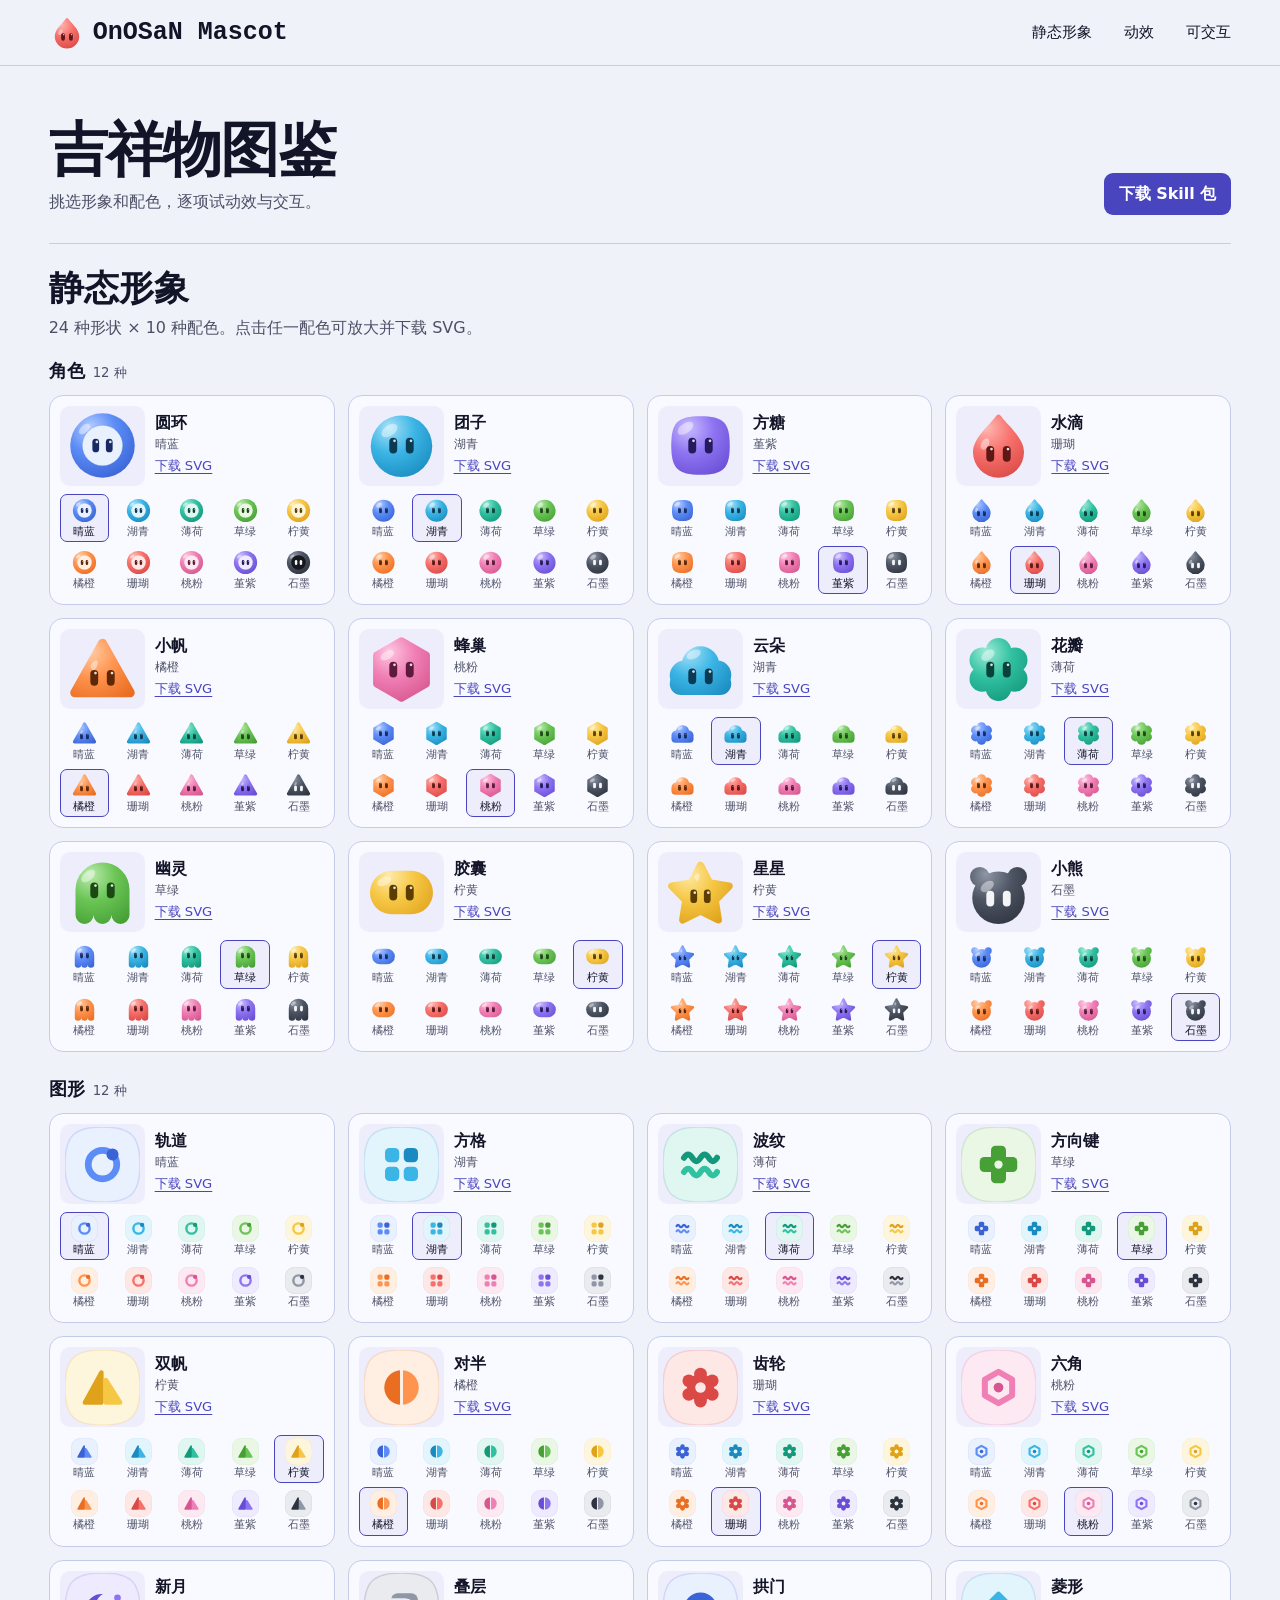
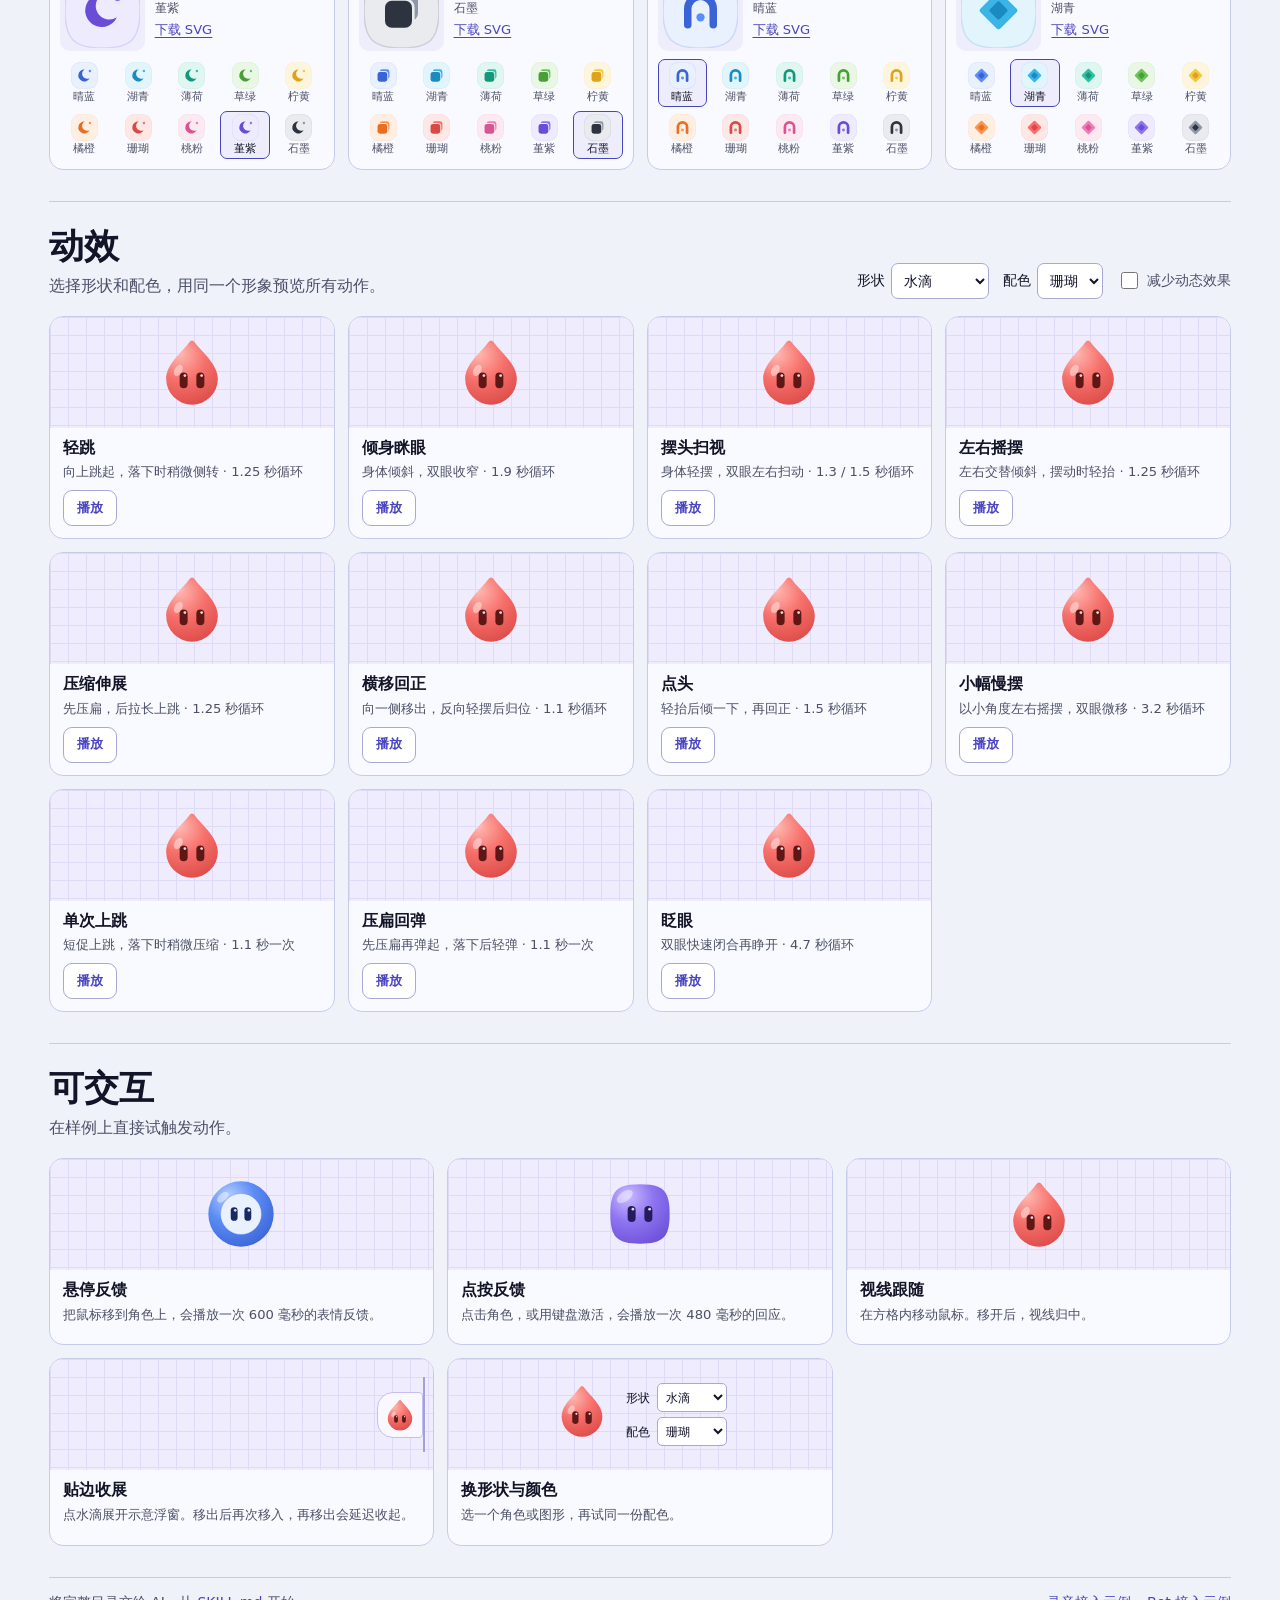
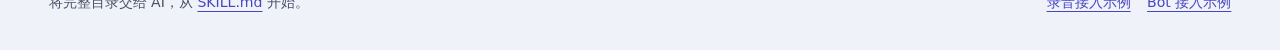
<file: index.html>
<!doctype html>
<html lang="zh-CN">
  <head>
    <meta charset="utf-8">
    <meta name="viewport" content="width=device-width, initial-scale=1">
    <title>OnOSaN Mascot · 吉祥物图鉴</title>
    <link rel="icon" href="skills/onosan-mascot/assets/voice-status/mascot.svg" type="image/svg+xml">
    <link rel="stylesheet" href="skills/onosan-mascot/assets/preview.css">
    <link rel="stylesheet" href="skills/onosan-mascot/assets/catalog/avatar-motion.css">
    <link rel="stylesheet" href="skills/onosan-mascot/assets/catalog/catalog.css">
    <script src="skills/onosan-mascot/assets/catalog/avatar-data.js" defer></script>
    <script src="skills/onosan-mascot/assets/catalog/avatar.js" defer></script>
    <script src="skills/onosan-mascot/assets/catalog/catalog.js" defer></script>
  </head>
  <body data-catalog data-assets="skills/onosan-mascot/assets" data-skill="skills/onosan-mascot/SKILL.md" data-download="OnOSaN-Mascot-v0.2.2.zip">
    <noscript>请启用 JavaScript 以浏览吉祥物图鉴。</noscript>
  </body>
</html>
</file>
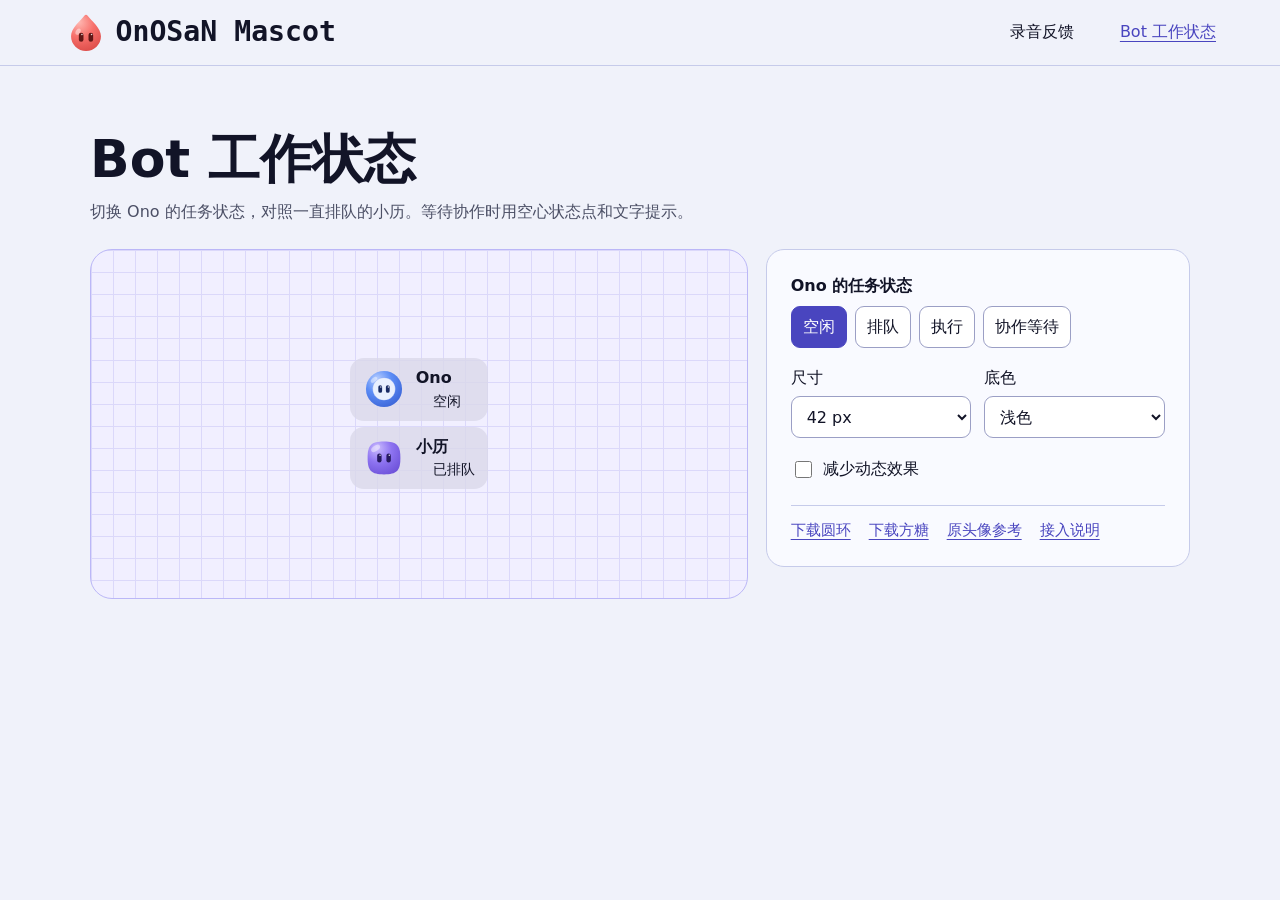
<file: skills/onosan-mascot/assets/bot-activity/preview.html>
<!doctype html>
<html lang="zh-CN">
  <head>
    <meta charset="utf-8">
    <meta name="viewport" content="width=device-width, initial-scale=1">
    <title>Bot 工作状态 · OnOSaN Mascot</title>
    <link rel="stylesheet" href="../preview.css">
    <link rel="stylesheet" href="motion.css">
    <script src="../preview.js" defer></script>
  </head>
  <body>
    <header class="topbar">
      <div class="page-width topbar-inner">
        <span class="wordmark"><img src="../voice-status/mascot.svg" alt="">OnOSaN Mascot</span>
        <nav aria-label="案例">
          <a href="../voice-status/preview.html">录音反馈</a>
          <a href="preview.html" aria-current="page">Bot 工作状态</a>
        </nav>
      </div>
    </header>

    <main class="page-width preview-main" data-preview>
      <div class="preview-heading">
        <h1>Bot 工作状态</h1>
        <p>切换 Ono 的任务状态，对照一直排队的小历。等待协作时用空心状态点和文字提示。</p>
      </div>
      <div class="preview-layout">
        <div class="specimen preview-stage" data-stage style="--mascot-size: 42px">
          <div class="bot-rail" aria-label="Bot 侧栏示例">
            <div class="bot-activity" data-avatar-state data-state="idle">
              <img class="mascot-shape" src="mascot.svg" alt="">
              <div>
                <strong>Ono</strong>
                <p class="state-label"><span class="state-dot" aria-hidden="true"></span><span role="status" data-status>空闲</span></p>
              </div>
            </div>
            <div class="bot-activity" data-state="queued">
              <img class="mascot-shape" src="square.svg" alt="">
              <div>
                <strong>小历</strong>
                <p class="state-label"><span class="state-dot" aria-hidden="true"></span>已排队</p>
              </div>
            </div>
          </div>
        </div>

        <div class="preview-options">
          <fieldset>
            <legend>Ono 的任务状态</legend>
            <div class="state-buttons">
              <button type="button" data-next-state="idle" data-status="空闲" aria-pressed="true">空闲</button>
              <button type="button" data-next-state="queued" data-status="已排队" aria-pressed="false">排队</button>
              <button type="button" data-next-state="working" data-status="正在执行" aria-pressed="false">执行</button>
              <button type="button" data-next-state="waiting" data-status="等待协作结果" aria-pressed="false">协作等待</button>
            </div>
          </fieldset>
          <div class="settings">
            <label>尺寸 <select data-size><option value="24">24 px</option><option value="42" selected>42 px</option><option value="96">96 px</option></select></label>
            <label>底色 <select data-theme-option><option value="light">浅色</option><option value="dark">深色</option></select></label>
            <label class="motion-check"><input type="checkbox" data-reduce-motion> 减少动态效果</label>
          </div>
          <div class="reference-links">
            <a href="mascot.svg" download>下载圆环</a>
            <a href="square.svg" download>下载方糖</a>
            <a href="reference.png">原头像参考</a>
            <a href="README.md">接入说明</a>
          </div>
        </div>
      </div>
    </main>
  </body>
</html>
</file>
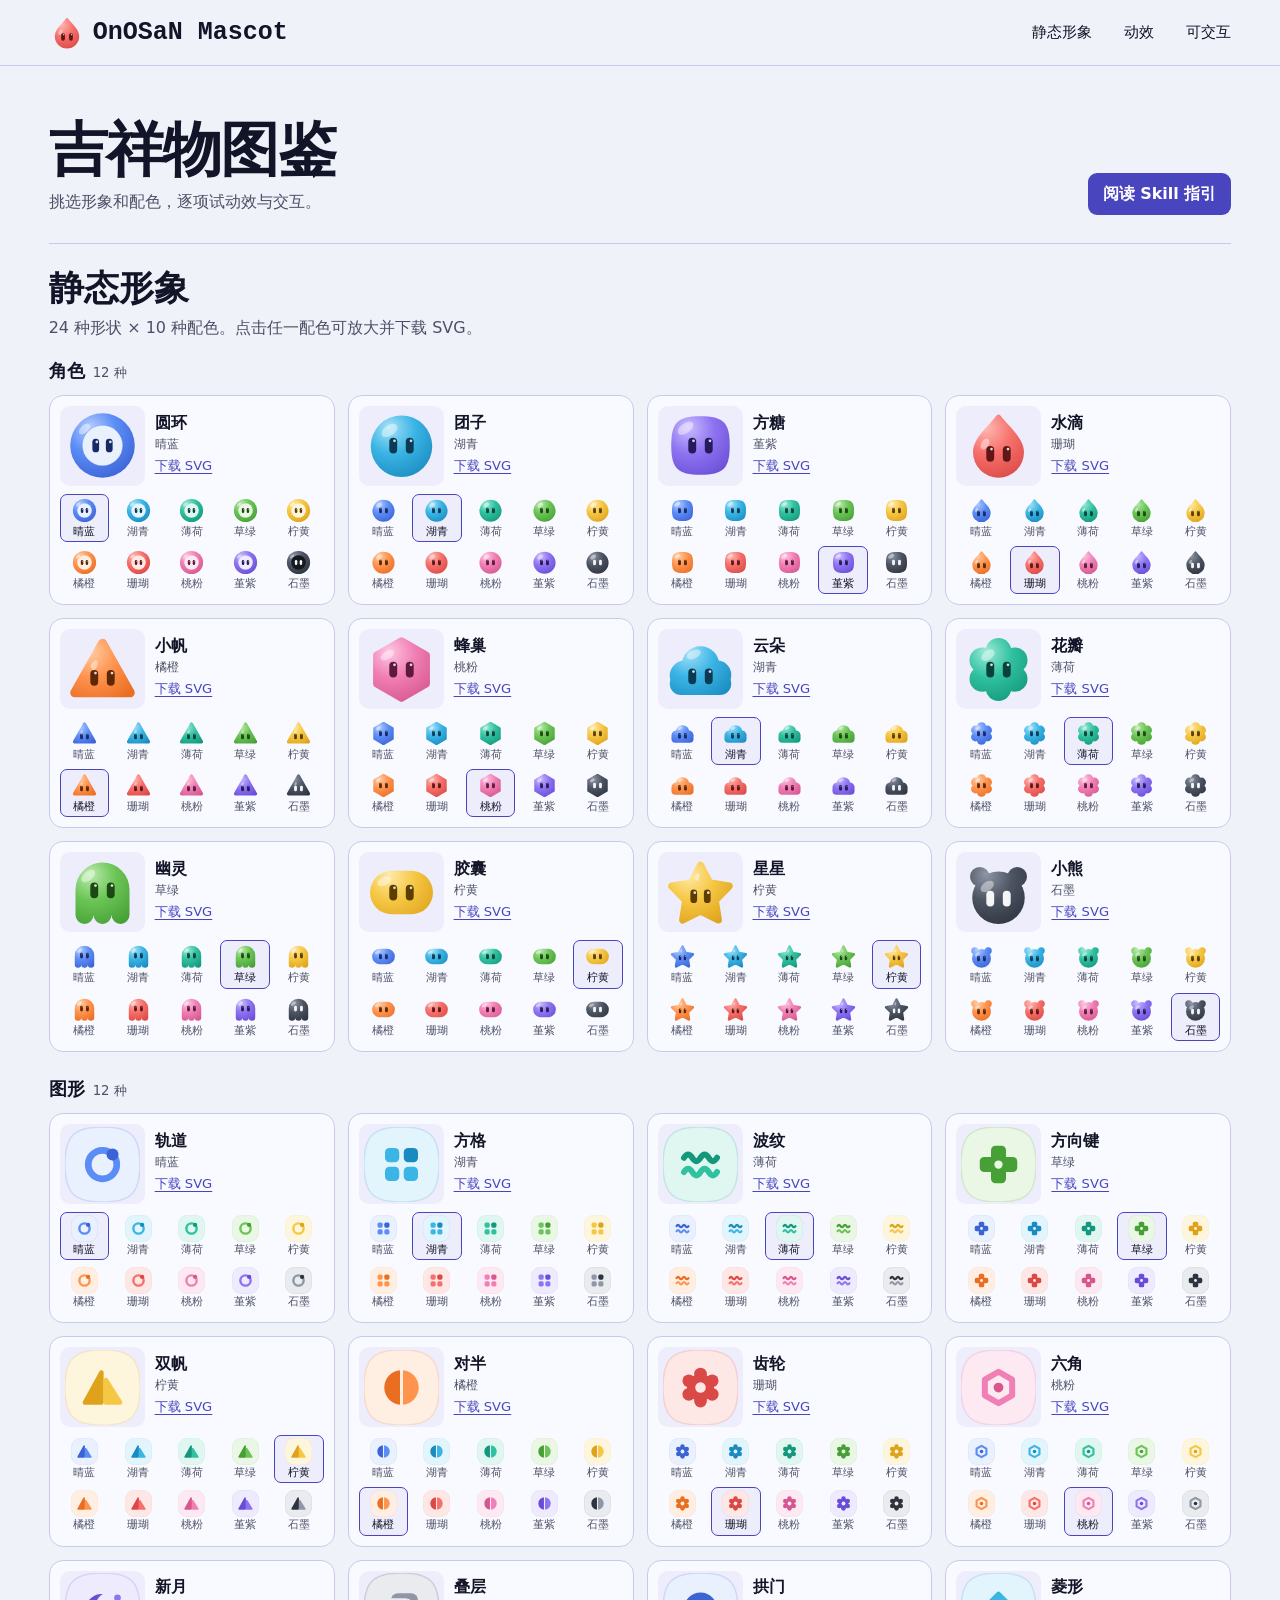
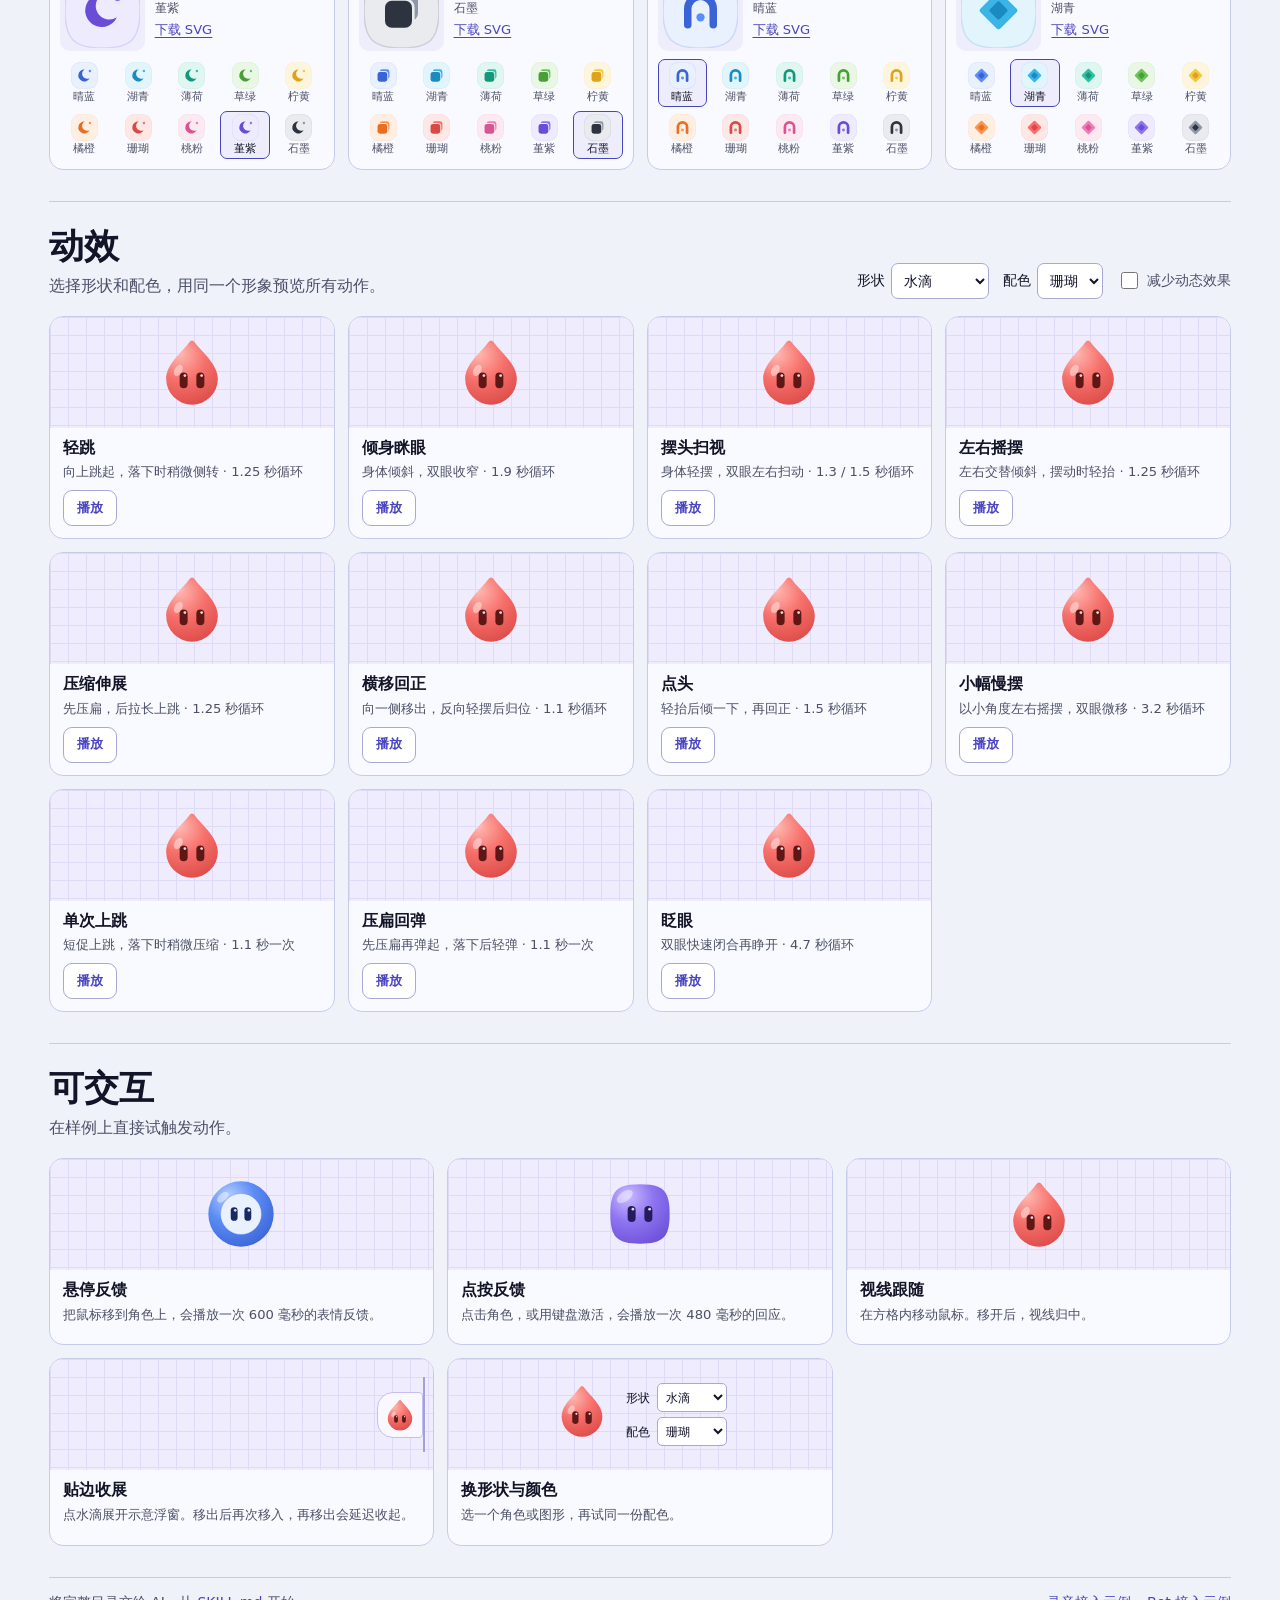
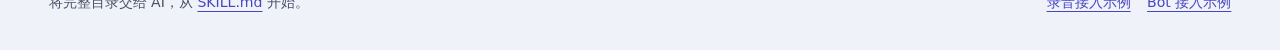
<file: skills/onosan-mascot/assets/catalog/preview.html>
<!doctype html>
<html lang="zh-CN">
  <head>
    <meta charset="utf-8">
    <meta name="viewport" content="width=device-width, initial-scale=1">
    <title>OnOSaN Mascot · 吉祥物图鉴</title>
    <link rel="icon" href="../voice-status/mascot.svg" type="image/svg+xml">
    <link rel="stylesheet" href="../preview.css">
    <link rel="stylesheet" href="avatar-motion.css">
    <link rel="stylesheet" href="catalog.css">
    <script src="avatar-data.js" defer></script>
    <script src="avatar.js" defer></script>
    <script src="catalog.js" defer></script>
  </head>
  <body data-catalog data-assets=".." data-skill="../../SKILL.md">
    <noscript>请启用 JavaScript 以浏览吉祥物图鉴。</noscript>
  </body>
</html>
</file>
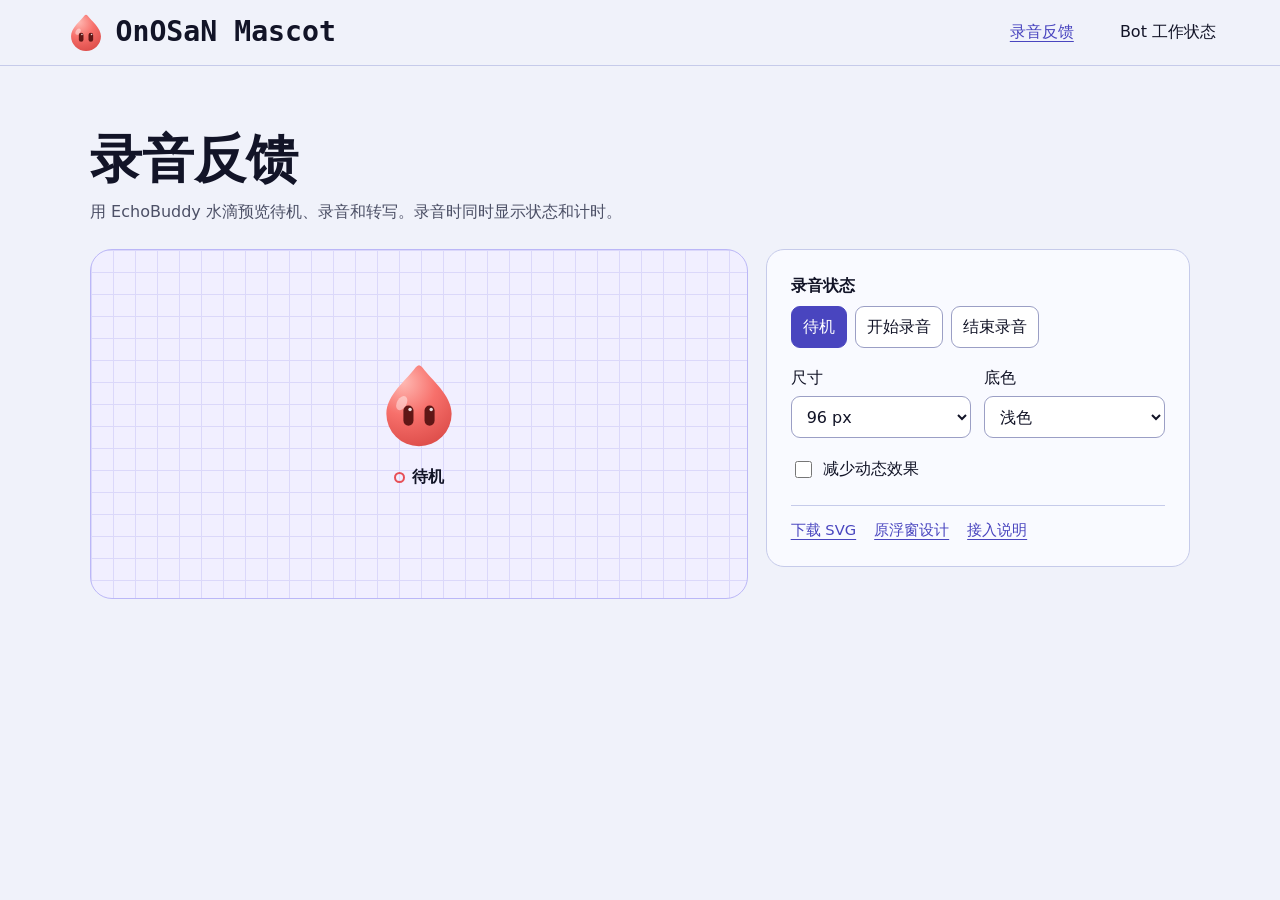
<file: skills/onosan-mascot/assets/voice-status/preview.html>
<!doctype html>
<html lang="zh-CN">
  <head>
    <meta charset="utf-8">
    <meta name="viewport" content="width=device-width, initial-scale=1">
    <title>录音反馈 · OnOSaN Mascot</title>
    <link rel="stylesheet" href="../preview.css">
    <link rel="stylesheet" href="motion.css">
    <script src="../preview.js" defer></script>
  </head>
  <body>
    <header class="topbar">
      <div class="page-width topbar-inner">
        <span class="wordmark"><img src="mascot.svg" alt="">OnOSaN Mascot</span>
        <nav aria-label="案例">
          <a href="preview.html" aria-current="page">录音反馈</a>
          <a href="../bot-activity/preview.html">Bot 工作状态</a>
        </nav>
      </div>
    </header>

    <main class="page-width preview-main" data-preview>
      <div class="preview-heading">
        <h1>录音反馈</h1>
        <p>用 EchoBuddy 水滴预览待机、录音和转写。录音时同时显示状态和计时。</p>
      </div>
      <div class="preview-layout">
        <div class="specimen preview-stage voice-status" data-stage data-state="idle">
          <img class="mascot-shape" src="mascot.svg" alt="珊瑚水滴">
          <div class="state-label">
            <span class="state-dot" aria-hidden="true"></span>
            <span role="status" data-status>待机</span>
            <span class="timer" aria-label="录音计时" data-clock hidden>00:00</span>
          </div>
        </div>

        <div class="preview-options">
          <fieldset>
            <legend>录音状态</legend>
            <div class="state-buttons">
              <button type="button" data-next-state="idle" data-status="待机" aria-pressed="true">待机</button>
              <button type="button" data-next-state="recording" data-status="录音中" aria-pressed="false">开始录音</button>
              <button type="button" data-next-state="transcribing" data-status="正在转写" aria-pressed="false">结束录音</button>
            </div>
          </fieldset>
          <div class="settings">
            <label>尺寸 <select data-size><option value="24">24 px</option><option value="42">42 px</option><option value="96" selected>96 px</option></select></label>
            <label>底色 <select data-theme-option><option value="light">浅色</option><option value="dark">深色</option></select></label>
            <label class="motion-check"><input type="checkbox" data-reduce-motion> 减少动态效果</label>
          </div>
          <div class="reference-links">
            <a href="mascot.svg" download>下载 SVG</a>
            <a href="reference.png">原浮窗设计</a>
            <a href="README.md">接入说明</a>
          </div>
        </div>
      </div>
    </main>
  </body>
</html>
</file>
<file: skills/onosan-mascot/assets/preview.css>
:root {
  color-scheme: light;
  --canvas: #f0f2fa;
  --surface: #f9faff;
  --ink: #121427;
  --muted: #4c5066;
  --accent: #4945bf;
  --line: #c6cbea;
  --page-edge: clamp(18px, 3.8vw, 60px);
  font: 400 16px/1.55 "Microsoft YaHei UI", "PingFang SC", system-ui, sans-serif;
  background: var(--canvas);
  color: var(--ink);
}

*, *::before, *::after { box-sizing: border-box; }
body { margin: 0; }
h1, h2, p { margin: 0; }
a { color: var(--accent); text-underline-offset: .25em; }
button, select, input { font: inherit; }
button, summary, select { cursor: pointer; }
img { display: block; max-inline-size: 100%; block-size: auto; }
[hidden] { display: none !important; }
:focus-visible { outline: 3px solid var(--accent); outline-offset: 4px; }

.page-width { width: min(1440px, calc(100% - 2 * var(--page-edge))); margin-inline: auto; }
.topbar { border-bottom: 1px solid var(--line); }
.topbar-inner {
  display: flex;
  align-items: center;
  justify-content: space-between;
  gap: 8px 24px;
  flex-wrap: wrap;
  min-height: 65px;
  padding: 8px clamp(0px, 1.2vw, 18px);
}
.wordmark {
  display: inline-flex;
  align-items: center;
  gap: 8px;
  color: var(--ink);
  font: 750 clamp(17px, 2.2vw, 30px)/1.1 "Cascadia Mono", Consolas, monospace;
  text-decoration: none;
}
.wordmark img { width: clamp(28px, 3.4vw, 49px); }
.topbar nav { display: flex; flex-wrap: wrap; align-items: center; gap: 4px clamp(14px, 3.6vw, 56px); }
.topbar nav a { color: var(--ink); padding-block: 6px; text-decoration: none; }
.topbar nav a:hover, .topbar nav a[aria-current="page"] { color: var(--accent); text-decoration: underline; }

.specimen {
  --grid: #dbd8fa;
  --stage-paper: #f1efff;
  --stage-ink: var(--ink);
  background-color: var(--stage-paper);
  background-image: linear-gradient(var(--grid) 1px, transparent 1px), linear-gradient(90deg, var(--grid) 1px, transparent 1px);
  background-size: 22px 22px;
  color: var(--stage-ink);
  border: 1px solid #bbb7f7;
  border-radius: 22px;
}
.specimen[data-theme="dark"] {
  --grid: #343753;
  --stage-paper: #26283f;
  --stage-ink: #f6f6fe;
  border-color: #4c527b;
}
.preview-main { max-width: 1100px; padding-block: clamp(30px, 5vw, 68px); }
.preview-heading { margin-bottom: 24px; }
.preview-heading h1 { font-size: clamp(29px, 4.4vw, 52px); line-height: 1.15; margin-bottom: 10px; }
.preview-heading p { max-width: 42em; color: var(--muted); }
.preview-layout { display: grid; grid-template-columns: minmax(0, 1.55fr) minmax(250px, 1fr); gap: 18px; align-items: start; }
.preview-stage {
  --mascot-size: 96px;
  min-height: 350px;
  padding: 28px 18px;
  display: grid;
  place-content: center;
  justify-items: center;
  gap: 12px;
}
.mascot-shape { display: block; width: var(--mascot-size); flex: none; }
.state-label { display: flex; align-items: center; justify-content: center; flex-wrap: wrap; gap: 7px; font-weight: 700; }
.state-dot { width: .72em; height: .72em; flex: none; border-radius: 50%; background: currentColor; }
.voice-status .state-dot { color: #e74f57; }
.voice-status:not([data-state="recording"]) .state-dot { background: transparent; border: 2px solid currentColor; }
.timer { font: 600 .9em/1.1 "Cascadia Mono", Consolas, monospace; margin-inline-start: .22em; }

.preview-options {
  border: 1px solid var(--line);
  border-radius: 18px;
  background: var(--surface);
  padding: clamp(16px, 2.7vw, 24px);
  display: grid;
  gap: 18px;
}
.preview-options fieldset { margin: 0; padding: 0; border: 0; min-inline-size: 0; }
.preview-options legend { font-weight: 750; margin-bottom: 8px; padding: 0; }
.state-buttons { display: flex; flex-wrap: wrap; gap: 8px; }
.preview-options button, .preview-options select {
  border: 1px solid #9b9fc5;
  border-radius: 9px;
  min-height: 42px;
  padding: 6px 11px;
  color: var(--ink);
  background: #fff;
}
.preview-options button:hover { border-color: var(--accent); }
.preview-options button[aria-pressed="true"] { color: #fff; background: var(--accent); border-color: var(--accent); }
.settings { display: grid; grid-template-columns: repeat(2, minmax(0, 1fr)); gap: 13px; }
.settings label { display: grid; gap: 5px; }
.settings .motion-check { grid-column: 1 / -1; display: flex; align-items: center; min-height: 36px; gap: 8px; cursor: pointer; }
.motion-check input { accent-color: var(--accent); width: 17px; height: 17px; }
.reference-links { display: flex; flex-wrap: wrap; gap: 5px 18px; border-top: 1px solid var(--line); padding-top: 13px; font-size: .92rem; }
.preview-stage[data-motion="reduced"] .mascot-shape { animation: none !important; }

.bot-rail { display: grid; gap: 6px; width: min(100%, 305px); }
.bot-rail .bot-activity {
  display: flex;
  align-items: center;
  gap: 11px;
  padding: 8px 13px;
  border-radius: 14px;
  background: color-mix(in srgb, var(--stage-paper) 70%, var(--stage-ink) 8%);
}
.bot-rail .state-label { justify-content: flex-start; font-size: .88rem; font-weight: 500; }
.bot-activity[data-state="idle"] .state-dot,
.bot-activity[data-state="queued"] .state-dot { visibility: hidden; }
.bot-activity[data-state="waiting"] .state-dot { background: transparent; border: 2px solid currentColor; }
.bot-rail p { min-width: 0; }

@media (max-width: 735px) {
  .preview-layout { grid-template-columns: minmax(0, 1fr); }
  .preview-stage { min-height: 260px; }
}
</file>
<file: skills/onosan-mascot/assets/catalog/avatar-motion.css>
/* Motion layers and keyframes from the OnoSan Bot side rail. */
.catalog-avatar { display: inline-block; width: var(--preview-size, 76px); aspect-ratio: 1; }
.catalog-avatar > svg { display: block; width: 100%; height: 100%; overflow: visible; }
.catalog-avatar :is(.bot-avatar-body, .bot-avatar-interaction) { transform-origin: 50px 72px; }
.catalog-avatar :is(.bot-avatar-eyes, .bot-avatar-eye) { transform-box: fill-box; transform-origin: center; }
.catalog-avatar[data-loop='true'] .bot-avatar-eye { animation: bot-avatar-blink 4.7s linear var(--bot-blink-delay, 0s) infinite; }
.catalog-avatar[data-state='thinking'] .bot-avatar-body { animation: bot-avatar-think 1.9s ease-in-out var(--bot-work-delay, 0s) infinite; }
.catalog-avatar[data-state='thinking'] .bot-avatar-eyes { animation: bot-avatar-ponder 1.9s ease-in-out var(--bot-work-delay, 0s) infinite; }
.catalog-avatar[data-state='searching'] .bot-avatar-body { animation: bot-avatar-seek 1.3s ease-in-out infinite; }
.catalog-avatar[data-state='searching'] .bot-avatar-eyes { animation: bot-avatar-scan 1.5s ease-in-out infinite; }
.catalog-avatar[data-state='working'] .bot-avatar-body { animation: bot-avatar-work 1.25s ease-in-out var(--bot-work-delay, 0s) infinite; }
.catalog-avatar[data-state='working']:is([data-figure='ring'], [data-figure='hex'], [data-figure='star'], [data-figure='flower']) .bot-avatar-body { animation-name: bot-avatar-wiggle; transform-origin: 50px 50px; }
.catalog-avatar[data-state='working']:is([data-figure='square'], [data-figure='ghost'], [data-figure='pill'], [data-figure='cloud']) .bot-avatar-body { animation-name: bot-avatar-squash; }
.catalog-avatar[data-state='sending'] .bot-avatar-body { animation: bot-avatar-send 1.1s ease-in-out infinite; }
.catalog-avatar[data-state='replying'] .bot-avatar-body { animation: bot-avatar-reply 1.5s ease-in-out var(--bot-work-delay, 0s) infinite; }
.catalog-avatar[data-state='waiting_bot'] .bot-avatar-body { animation: bot-avatar-wait 3.2s ease-in-out infinite; }
.catalog-avatar[data-state='waiting_bot'] .bot-avatar-eyes { animation: bot-avatar-look 3.2s ease-in-out infinite; }
.catalog-avatar:is([data-state='waiting_user'], [data-state='waiting_resource'], [data-state='interrupted']) .bot-avatar-body { animation: bot-avatar-alert 1.1s ease-in-out; }
.catalog-avatar[data-state='done'] .bot-avatar-body { animation: bot-avatar-done 1.1s ease-out; }
.catalog-avatar:is([data-state='idle'], [data-state='queued'])[data-hover='true'] .bot-avatar-body { animation: bot-avatar-greet .6s ease-in-out; }
.catalog-avatar:is([data-state='idle'], [data-state='queued'])[data-hover='true'] .bot-avatar-eye { animation: bot-avatar-greet-eyes .6s ease-in-out; }
.catalog-avatar[data-poked='true'] .bot-avatar-interaction { animation: bot-avatar-poke .48s ease-out; }

@keyframes bot-avatar-think { 0%, 100% { transform: rotate(-10deg); } 50% { transform: translateY(-5px) rotate(6deg); } }
@keyframes bot-avatar-ponder { 0%, 100% { transform: translate(-3px, -5px) scaleY(.65); } 50% { transform: translate(4px, -7px) scaleY(.85); } }
@keyframes bot-avatar-seek { 0%, 100% { transform: rotate(-4deg); } 50% { transform: translateY(-5px) rotate(4deg); } }
@keyframes bot-avatar-scan { 0%, 15%, 100% { transform: translateX(-8px); } 50%, 65% { transform: translateX(8px); } }
@keyframes bot-avatar-work { 0%, 100% { transform: none; } 35% { transform: translateY(-10px) rotate(-8deg); } 70% { transform: scale(1.08, .92) rotate(6deg); } }
@keyframes bot-avatar-wiggle { 0%, 100% { transform: rotate(-12deg); } 50% { transform: rotate(12deg) translateY(-6px) scale(1.05); } }
@keyframes bot-avatar-squash { 0%, 100% { transform: none; } 25% { transform: scale(1.12, .88); } 55% { transform: translateY(-9px) scale(.92, 1.1); } 80% { transform: scale(1.04, .96); } }
@keyframes bot-avatar-send { 0%, 100% { transform: none; } 40% { transform: translateX(9px) rotate(10deg); } 70% { transform: translateX(-3px) rotate(-4deg); } }
@keyframes bot-avatar-reply { 0%, 100% { transform: none; } 30% { transform: translateY(-7px) scale(1.04, .96); } 65% { transform: rotate(5deg); } }
@keyframes bot-avatar-wait { 0%, 100% { transform: rotate(-3deg); } 50% { transform: rotate(3deg); } }
@keyframes bot-avatar-look { 0%, 100% { transform: translate(-3px, 0); } 50% { transform: translate(3px, -1px); } }
@keyframes bot-avatar-alert { 0%, 55%, 100% { transform: none; } 20% { transform: translateY(-12px) scale(.96, 1.05); } 40% { transform: scale(1.1, .9); } }
@keyframes bot-avatar-done { 0%, 100% { transform: none; } 15% { transform: scale(1.14, .86); } 38% { transform: translateY(-10px) scale(.94, 1.08); } 60% { transform: scale(1.06, .94); } 80% { transform: translateY(-2px); } }
@keyframes bot-avatar-greet { 0%, 100% { transform: none; } 40% { transform: rotate(7deg) translateY(-2px); } }
@keyframes bot-avatar-greet-eyes { 0%, 100% { transform: none; } 40% { transform: scaleY(.48); } }
@keyframes bot-avatar-poke { 0%, 100% { transform: none; } 35% { transform: translateY(-8px) rotate(-9deg); } 70% { transform: scale(1.1, .9) rotate(4deg); } }
@keyframes bot-avatar-blink { 0%, 43%, 49%, 100% { transform: scaleY(1); } 46% { transform: scaleY(.05); } }

.gaze-surface .bot-avatar-eyes {
  translate: calc(var(--gaze-x, 0) * 9px) calc(var(--gaze-y, 0) * 7px);
  transition: translate 110ms ease-out;
}
.gaze-surface .bot-avatar-interaction {
  rotate: calc(var(--gaze-x, 0) * 4deg);
  transition: rotate 150ms ease-out;
}

[data-reduced-motion='true'] .catalog-avatar :is(.bot-avatar-body, .bot-avatar-interaction, .bot-avatar-eyes, .bot-avatar-eye) {
  animation: none !important;
  transition: none !important;
  translate: none;
  rotate: none;
}

@media (prefers-reduced-motion: reduce) {
  .catalog-avatar :is(.bot-avatar-body, .bot-avatar-interaction, .bot-avatar-eyes, .bot-avatar-eye) {
    animation: none !important;
    transition: none !important;
    translate: none;
    rotate: none;
  }
}
</file>
<file: skills/onosan-mascot/assets/catalog/catalog.css>
.catalog-topbar { position: sticky; top: 0; z-index: 3; background: var(--canvas); }
.catalog-topbar .topbar-inner { padding-inline: 0; }
.catalog-topbar .wordmark { font-size: clamp(17px, 2vw, 25px); }
.catalog-topbar .wordmark img { width: 36px; }
.catalog-topbar nav { gap: 4px clamp(13px, 2.5vw, 36px); font-size: .94rem; }
.catalog-main { padding-bottom: 36px; }
.catalog-intro {
  display: flex;
  justify-content: space-between;
  align-items: end;
  flex-wrap: wrap;
  gap: 16px 30px;
  padding-block: clamp(28px, 4vw, 54px) 28px;
}
.catalog-intro h1 { font-size: clamp(33px, 4.6vw, 60px); line-height: 1.12; letter-spacing: -.03em; }
.catalog-intro p, .section-heading p { margin-top: 7px; color: var(--muted); }
.download, .sample-control {
  display: inline-flex;
  align-items: center;
  justify-content: center;
  min-height: 42px;
  padding: 6px 15px;
  border-radius: 9px;
  font-family: inherit;
  font-weight: 700;
  text-decoration: none;
}
.download { color: #fff; background: var(--accent); }
.download:hover { background: #3c37ab; }

.catalog-section { border-top: 1px solid var(--line); padding-block: 23px 31px; scroll-margin-top: 82px; }
.section-heading { margin-bottom: 17px; }
.section-heading h2 { font-size: clamp(24px, 3vw, 35px); line-height: 1.2; }
.section-heading.with-control { display: flex; align-items: end; justify-content: space-between; flex-wrap: wrap; gap: 11px 20px; }
.motion-controls { display: flex; align-items: center; flex-wrap: wrap; gap: 8px 14px; }
.motion-controls label { display: inline-flex; align-items: center; gap: 6px; font-size: .88rem; }
.motion-controls select { min-height: 36px; padding: 3px 8px; border: 1px solid #a9a8d3; border-radius: 7px; color: var(--ink); background: #fff; font: inherit; }
.motion-switch { display: inline-flex; align-items: center; gap: 6px; min-height: 32px; color: var(--muted); cursor: pointer; }
.motion-switch input { accent-color: var(--accent); width: 17px; height: 17px; }

.shape-group + .shape-group { margin-top: 24px; }
.shape-group h3 { margin: 0 0 10px; display: flex; align-items: baseline; gap: 8px; font-size: 1.1rem; }
.group-count { color: var(--muted); font-size: .83rem; font-weight: 400; }
.shape-grid, .sample-grid { display: grid; grid-template-columns: repeat(4, minmax(0, 1fr)); gap: 13px; }
.shape-card, .sample-card {
  min-width: 0;
  background: var(--surface);
  border: 1px solid var(--line);
  border-radius: 14px;
}
.shape-card { padding: 10px; }
.shape-top { display: grid; grid-template-columns: 85px minmax(0, 1fr); gap: 10px; align-items: center; }
.shape-art {
  height: 80px;
  display: grid;
  place-items: center;
  border-radius: 10px;
  background: #eeedfc;
}
.shape-art img { width: 75px; }
.shape-info h4, .sample-copy h3 { margin: 0; line-height: 1.3; }
.shape-info p { font-size: .78rem; color: var(--muted); }
.svg-download { display: inline-block; padding-block: 3px; min-height: 24px; font-size: .82rem; }
.palette { display: grid; grid-template-columns: repeat(5, minmax(0, 1fr)); gap: 4px; margin-top: 8px; }
.color-choice {
  display: grid;
  justify-items: center;
  align-content: center;
  gap: 1px;
  min-width: 0;
  min-height: 44px;
  padding: 2px;
  border: 1px solid transparent;
  border-radius: 7px;
  color: var(--muted);
  background: transparent;
  line-height: 1.3;
}
.color-choice img { width: 27px; }
.color-choice span { font-size: .68rem; white-space: nowrap; }
.color-choice:hover { background: #eeedfc; }
.color-choice[aria-pressed="true"] { border-color: var(--accent); background: #eeedfc; color: var(--ink); }
.color-choice:focus-visible { outline-offset: 1px; z-index: 1; }

.sample-card { display: flex; flex-direction: column; }
.sample-stage {
  position: relative;
  display: grid;
  place-items: center;
  min-height: 111px;
  padding: 8px;
  border-radius: 13px 13px 0 0;
  background-color: #efedfd;
  background-image: linear-gradient(#dedaf8 1px, transparent 1px), linear-gradient(90deg, #dedaf8 1px, transparent 1px);
  background-size: 18px 18px;
  overflow: hidden;
}
.sample-copy { flex: 1; display: flex; flex-direction: column; align-items: start; padding: 10px 13px 12px; }
.sample-copy h3 { font-size: 1rem; }
.sample-copy p { margin: 4px 0 8px; color: var(--muted); line-height: 1.5; font-size: .82rem; }
.sample-copy > button { margin-top: auto; }
.sample-control { min-height: 36px; padding: 4px 13px; border: 1px solid #a9a8d3; color: var(--accent); background: #fff; font-size: .84rem; }
.sample-control:hover:not(:disabled) { border-color: var(--accent); background: #f0efff; }
.sample-control:disabled { color: var(--muted); background: transparent; cursor: default; }

/* Each catalogue card plays its own action on the selected shape. */
[data-motion-example="hop"] .catalog-avatar[data-state="working"] .bot-avatar-body { animation-name: bot-avatar-work; transform-origin: 50px 72px; }
[data-motion-example="wiggle"] .catalog-avatar[data-state="working"] .bot-avatar-body { animation-name: bot-avatar-wiggle; transform-origin: 50px 50px; }
[data-motion-example="squash-and-stretch"] .catalog-avatar[data-state="working"] .bot-avatar-body { animation-name: bot-avatar-squash; transform-origin: 50px 72px; }

.interactive-grid { grid-template-columns: repeat(3, minmax(0, 1fr)); }
.avatar-trigger { display: grid; place-items: center; min-width: 44px; min-height: 44px; padding: 4px; border: 0; border-radius: 10px; background: transparent; }
.avatar-trigger:hover { background: #e0ddfb; }
.gaze-surface { display: grid; place-items: center; width: 100%; height: 100%; }
.dock-surface { display: flex; justify-content: end; align-items: center; width: 100%; height: 75px; border-right: 2px solid #a4a0da; }
.dock-demo {
  --preview-size: 36px;
  display: flex;
  align-items: center;
  gap: 4px;
  overflow: hidden;
  width: 46px;
  max-width: 100%;
  border: 1px solid #c4bff0;
  border-radius: 16px 4px 4px 16px;
  background: #f9f8ff;
  transition: width 260ms ease, border-radius 260ms ease;
}
.dock-demo[data-expanded="true"] { width: 173px; border-radius: 14px; }
.dock-trigger { flex: none; }
.dock-trigger:focus-visible { outline-offset: -3px; }
.dock-caption { font-size: .85rem; white-space: nowrap; opacity: 0; }
.dock-demo[data-expanded="true"] .dock-caption { opacity: 1; }
.picker-demo { --preview-size: 60px; display: flex; align-items: center; gap: 14px; }
.picker-controls { display: grid; gap: 5px; }
.picker-controls label { display: flex; align-items: center; justify-content: space-between; gap: 7px; font-size: .78rem; }
.picker-controls select { min-height: 29px; min-width: 70px; padding: 1px 4px; border: 1px solid #a9a8d3; border-radius: 5px; background: #fff; color: var(--ink); }
[data-reduced-motion="true"] .dock-demo { transition: none; }
.catalog-footer { display: flex; justify-content: space-between; flex-wrap: wrap; gap: 8px 22px; border-top: 1px solid var(--line); padding-top: 14px; color: var(--muted); font-size: .88rem; }
.catalog-footer a + a { margin-inline-start: 12px; }

@media (prefers-reduced-motion: reduce) {
  .dock-demo { transition: none; }
}
@media (max-width: 1120px) {
  .shape-grid, .sample-grid { grid-template-columns: repeat(3, minmax(0, 1fr)); }
}
@media (max-width: 850px) {
  .shape-grid, .sample-grid { grid-template-columns: repeat(2, minmax(0, 1fr)); }
}
@media (max-width: 525px) {
  .catalog-section { scroll-margin-top: 105px; }
  .shape-grid, .sample-grid { grid-template-columns: minmax(0, 1fr); }
}
</file>
<file: skills/onosan-mascot/assets/bot-activity/motion.css>
.bot-activity[data-state="working"] .mascot-shape {
  animation: bot-working 1.25s ease-in-out infinite;
}

.bot-activity[data-state="waiting"] .mascot-shape {
  animation: bot-waiting 3.2s ease-in-out infinite;
}

@media (hover: hover) and (prefers-reduced-motion: no-preference) {
  .bot-activity:is([data-state="idle"], [data-state="queued"]):hover .mascot-shape {
    animation: bot-greet .6s ease-in-out;
  }
}

@keyframes bot-working {
  0%, 100% { transform: rotate(-10deg); }
  50% { transform: translateY(-6%) rotate(10deg) scale(1.04); }
}

@keyframes bot-waiting {
  0%, 100% { transform: rotate(-3deg); }
  50% { transform: rotate(3deg); }
}

@keyframes bot-greet {
  0%, 100% { transform: none; }
  40% { transform: translateY(-2%) rotate(7deg); }
}

@media (prefers-reduced-motion: reduce) {
  .bot-activity[data-state] .mascot-shape { animation: none; }
}
</file>
<file: skills/onosan-mascot/assets/voice-status/motion.css>
.voice-status[data-state="recording"] .mascot-shape {
  animation: voice-recording 1.25s ease-in-out infinite;
}

.voice-status[data-state="transcribing"] .mascot-shape {
  animation: voice-transcribing 1.9s ease-in-out infinite;
}

@keyframes voice-recording {
  0%, 100% { transform: none; }
  35% { transform: translateY(-10%) rotate(-8deg); }
  70% { transform: scale(1.08, .92) rotate(6deg); }
}

@keyframes voice-transcribing {
  0%, 100% { transform: rotate(-10deg); }
  50% { transform: translateY(-5%) rotate(6deg); }
}

@media (prefers-reduced-motion: reduce) {
  .voice-status[data-state] .mascot-shape { animation: none; }
}
</file>
